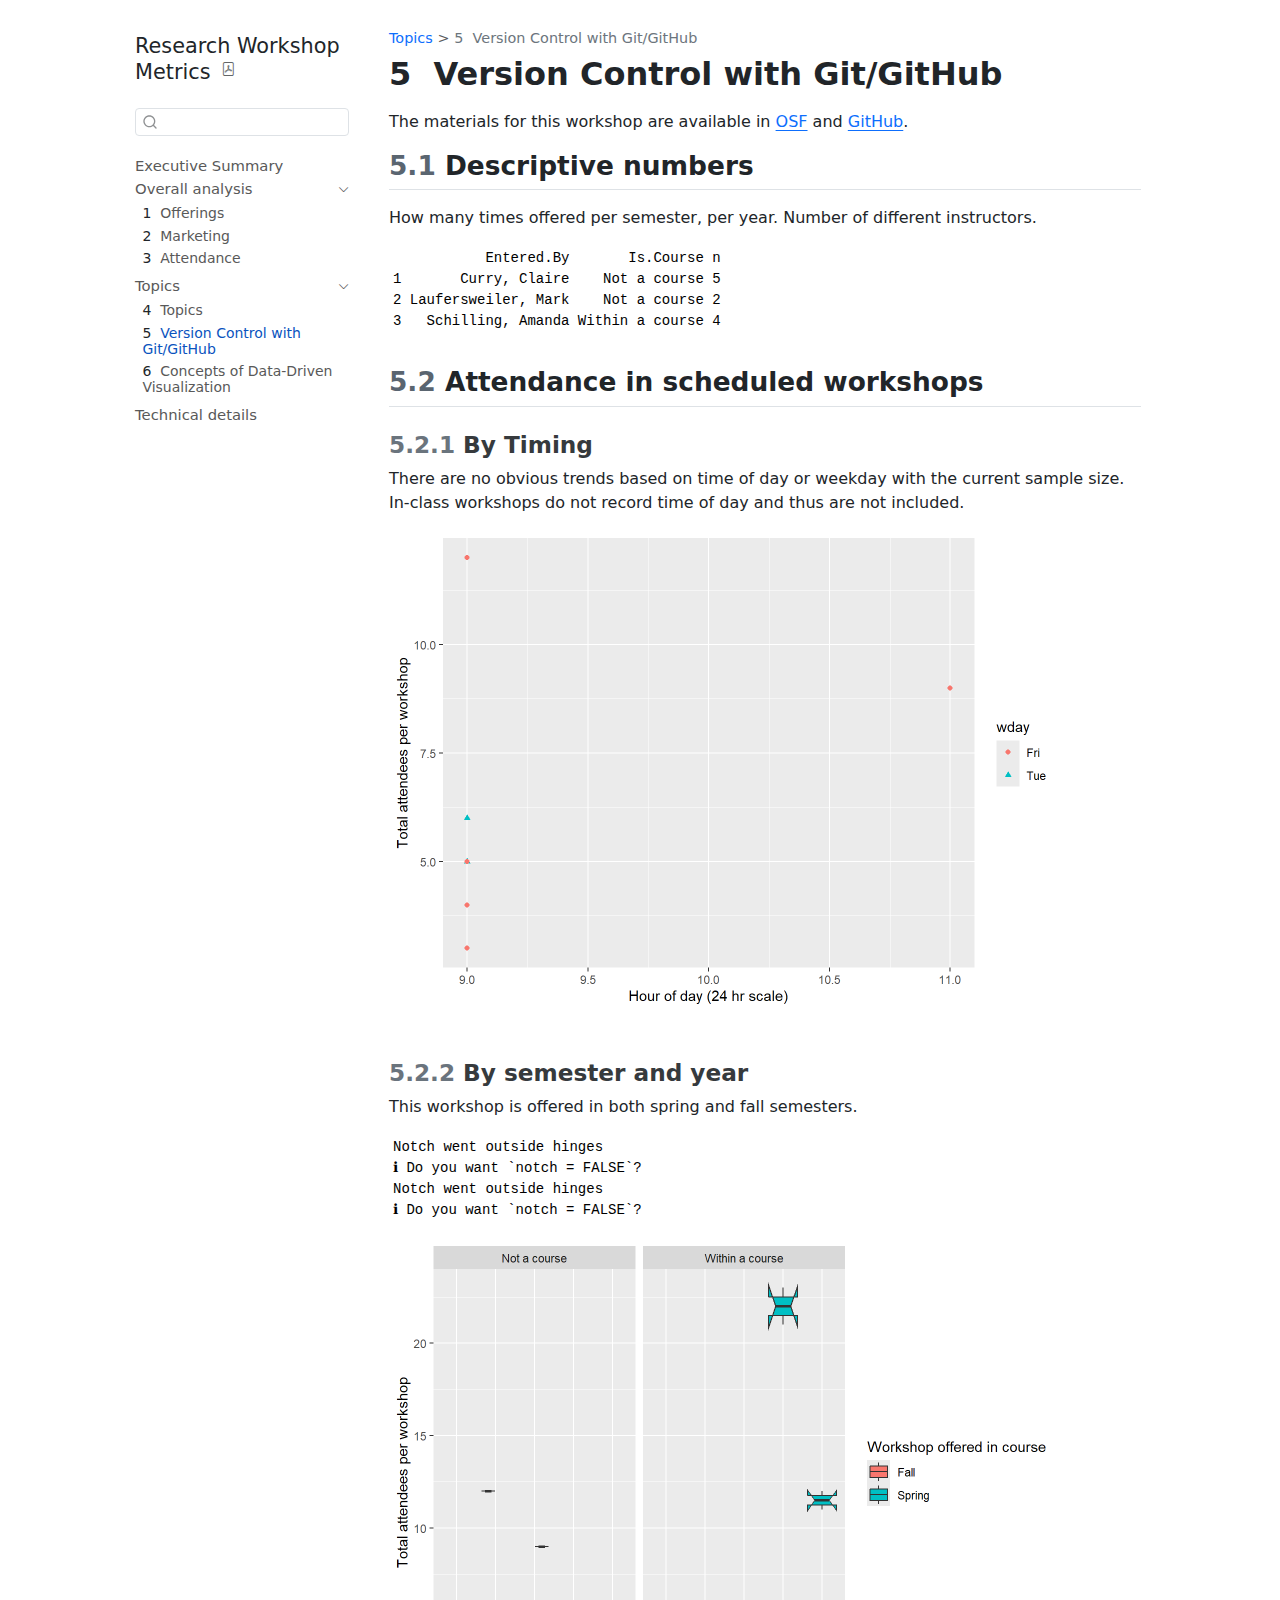
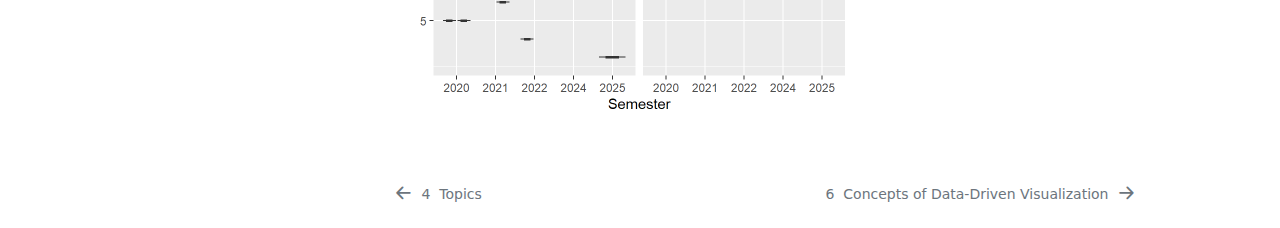
<file: GIT.html>
<!DOCTYPE html>
<html xmlns="http://www.w3.org/1999/xhtml" lang="en" xml:lang="en"><head>

<meta charset="utf-8">
<meta name="generator" content="quarto-1.5.57">

<meta name="viewport" content="width=device-width, initial-scale=1.0, user-scalable=yes">


<title>5&nbsp; Version Control with Git/GitHub – Research Workshop Metrics</title>
<style>
code{white-space: pre-wrap;}
span.smallcaps{font-variant: small-caps;}
div.columns{display: flex; gap: min(4vw, 1.5em);}
div.column{flex: auto; overflow-x: auto;}
div.hanging-indent{margin-left: 1.5em; text-indent: -1.5em;}
ul.task-list{list-style: none;}
ul.task-list li input[type="checkbox"] {
  width: 0.8em;
  margin: 0 0.8em 0.2em -1em; /* quarto-specific, see https://github.com/quarto-dev/quarto-cli/issues/4556 */ 
  vertical-align: middle;
}
</style>


<script src="site_libs/quarto-nav/quarto-nav.js"></script>
<script src="site_libs/quarto-nav/headroom.min.js"></script>
<script src="site_libs/clipboard/clipboard.min.js"></script>
<script src="site_libs/quarto-search/autocomplete.umd.js"></script>
<script src="site_libs/quarto-search/fuse.min.js"></script>
<script src="site_libs/quarto-search/quarto-search.js"></script>
<meta name="quarto:offset" content="./">
<link href="./VIZ101.html" rel="next">
<link href="./topics.html" rel="prev">
<script src="site_libs/quarto-html/quarto.js"></script>
<script src="site_libs/quarto-html/popper.min.js"></script>
<script src="site_libs/quarto-html/tippy.umd.min.js"></script>
<script src="site_libs/quarto-html/anchor.min.js"></script>
<link href="site_libs/quarto-html/tippy.css" rel="stylesheet">
<link href="site_libs/quarto-html/quarto-syntax-highlighting.css" rel="stylesheet" id="quarto-text-highlighting-styles">
<script src="site_libs/bootstrap/bootstrap.min.js"></script>
<link href="site_libs/bootstrap/bootstrap-icons.css" rel="stylesheet">
<link href="site_libs/bootstrap/bootstrap.min.css" rel="stylesheet" id="quarto-bootstrap" data-mode="light">
<script id="quarto-search-options" type="application/json">{
  "location": "sidebar",
  "copy-button": false,
  "collapse-after": 3,
  "panel-placement": "start",
  "type": "textbox",
  "limit": 50,
  "keyboard-shortcut": [
    "f",
    "/",
    "s"
  ],
  "show-item-context": false,
  "language": {
    "search-no-results-text": "No results",
    "search-matching-documents-text": "matching documents",
    "search-copy-link-title": "Copy link to search",
    "search-hide-matches-text": "Hide additional matches",
    "search-more-match-text": "more match in this document",
    "search-more-matches-text": "more matches in this document",
    "search-clear-button-title": "Clear",
    "search-text-placeholder": "",
    "search-detached-cancel-button-title": "Cancel",
    "search-submit-button-title": "Submit",
    "search-label": "Search"
  }
}</script>
<script async="" src="https://hypothes.is/embed.js"></script>
<script>
  window.document.addEventListener("DOMContentLoaded", function (_event) {
    document.body.classList.add('hypothesis-enabled');
  });
</script>


</head>

<body class="nav-sidebar floating fullcontent">

<div id="quarto-search-results"></div>
  <header id="quarto-header" class="headroom fixed-top">
  <nav class="quarto-secondary-nav">
    <div class="container-fluid d-flex">
      <button type="button" class="quarto-btn-toggle btn" data-bs-toggle="collapse" role="button" data-bs-target=".quarto-sidebar-collapse-item" aria-controls="quarto-sidebar" aria-expanded="false" aria-label="Toggle sidebar navigation" onclick="if (window.quartoToggleHeadroom) { window.quartoToggleHeadroom(); }">
        <i class="bi bi-layout-text-sidebar-reverse"></i>
      </button>
        <nav class="quarto-page-breadcrumbs" aria-label="breadcrumb"><ol class="breadcrumb"><li class="breadcrumb-item"><a href="./topic_details.html">Topics</a></li><li class="breadcrumb-item"><a href="./GIT.html"><span class="chapter-number">5</span>&nbsp; <span class="chapter-title">Version Control with Git/GitHub</span></a></li></ol></nav>
        <a class="flex-grow-1" role="navigation" data-bs-toggle="collapse" data-bs-target=".quarto-sidebar-collapse-item" aria-controls="quarto-sidebar" aria-expanded="false" aria-label="Toggle sidebar navigation" onclick="if (window.quartoToggleHeadroom) { window.quartoToggleHeadroom(); }">      
        </a>
      <button type="button" class="btn quarto-search-button" aria-label="Search" onclick="window.quartoOpenSearch();">
        <i class="bi bi-search"></i>
      </button>
    </div>
  </nav>
</header>
<!-- content -->
<div id="quarto-content" class="quarto-container page-columns page-rows-contents page-layout-article">
<!-- sidebar -->
  <nav id="quarto-sidebar" class="sidebar collapse collapse-horizontal quarto-sidebar-collapse-item sidebar-navigation floating overflow-auto">
    <div class="pt-lg-2 mt-2 text-left sidebar-header">
    <div class="sidebar-title mb-0 py-0">
      <a href="./">Research Workshop Metrics</a> 
        <div class="sidebar-tools-main">
    <a href="./Research-Workshop-Metrics.pdf" title="Download PDF" class="quarto-navigation-tool px-1" aria-label="Download PDF"><i class="bi bi-file-pdf"></i></a>
</div>
    </div>
      </div>
        <div class="mt-2 flex-shrink-0 align-items-center">
        <div class="sidebar-search">
        <div id="quarto-search" class="" title="Search"></div>
        </div>
        </div>
    <div class="sidebar-menu-container"> 
    <ul class="list-unstyled mt-1">
        <li class="sidebar-item">
  <div class="sidebar-item-container"> 
  <a href="./index.html" class="sidebar-item-text sidebar-link">
 <span class="menu-text">Executive Summary</span></a>
  </div>
</li>
        <li class="sidebar-item sidebar-item-section">
      <div class="sidebar-item-container"> 
            <a href="./overall_analysis.html" class="sidebar-item-text sidebar-link">
 <span class="menu-text">Overall analysis</span></a>
          <a class="sidebar-item-toggle text-start" data-bs-toggle="collapse" data-bs-target="#quarto-sidebar-section-1" role="navigation" aria-expanded="true" aria-label="Toggle section">
            <i class="bi bi-chevron-right ms-2"></i>
          </a> 
      </div>
      <ul id="quarto-sidebar-section-1" class="collapse list-unstyled sidebar-section depth1 show">  
          <li class="sidebar-item">
  <div class="sidebar-item-container"> 
  <a href="./descriptive_numbers.html" class="sidebar-item-text sidebar-link">
 <span class="menu-text"><span class="chapter-number">1</span>&nbsp; <span class="chapter-title">Offerings</span></span></a>
  </div>
</li>
          <li class="sidebar-item">
  <div class="sidebar-item-container"> 
  <a href="./marketing.html" class="sidebar-item-text sidebar-link">
 <span class="menu-text"><span class="chapter-number">2</span>&nbsp; <span class="chapter-title">Marketing</span></span></a>
  </div>
</li>
          <li class="sidebar-item">
  <div class="sidebar-item-container"> 
  <a href="./attendance.html" class="sidebar-item-text sidebar-link">
 <span class="menu-text"><span class="chapter-number">3</span>&nbsp; <span class="chapter-title">Attendance</span></span></a>
  </div>
</li>
      </ul>
  </li>
        <li class="sidebar-item sidebar-item-section">
      <div class="sidebar-item-container"> 
            <a href="./topic_details.html" class="sidebar-item-text sidebar-link">
 <span class="menu-text">Topics</span></a>
          <a class="sidebar-item-toggle text-start" data-bs-toggle="collapse" data-bs-target="#quarto-sidebar-section-2" role="navigation" aria-expanded="true" aria-label="Toggle section">
            <i class="bi bi-chevron-right ms-2"></i>
          </a> 
      </div>
      <ul id="quarto-sidebar-section-2" class="collapse list-unstyled sidebar-section depth1 show">  
          <li class="sidebar-item">
  <div class="sidebar-item-container"> 
  <a href="./topics.html" class="sidebar-item-text sidebar-link">
 <span class="menu-text"><span class="chapter-number">4</span>&nbsp; <span class="chapter-title">Topics</span></span></a>
  </div>
</li>
          <li class="sidebar-item">
  <div class="sidebar-item-container"> 
  <a href="./GIT.html" class="sidebar-item-text sidebar-link active">
 <span class="menu-text"><span class="chapter-number">5</span>&nbsp; <span class="chapter-title">Version Control with Git/GitHub</span></span></a>
  </div>
</li>
          <li class="sidebar-item">
  <div class="sidebar-item-container"> 
  <a href="./VIZ101.html" class="sidebar-item-text sidebar-link">
 <span class="menu-text"><span class="chapter-number">6</span>&nbsp; <span class="chapter-title">Concepts of Data-Driven Visualization</span></span></a>
  </div>
</li>
      </ul>
  </li>
        <li class="sidebar-item">
  <div class="sidebar-item-container"> 
  <a href="./technical_background.html" class="sidebar-item-text sidebar-link">
 <span class="menu-text">Technical details</span></a>
  </div>
</li>
    </ul>
    </div>
</nav>
<div id="quarto-sidebar-glass" class="quarto-sidebar-collapse-item" data-bs-toggle="collapse" data-bs-target=".quarto-sidebar-collapse-item"></div>
<!-- margin-sidebar -->
    
<!-- main -->
<main class="content" id="quarto-document-content">

<header id="title-block-header" class="quarto-title-block default"><nav class="quarto-page-breadcrumbs quarto-title-breadcrumbs d-none d-lg-block" aria-label="breadcrumb"><ol class="breadcrumb"><li class="breadcrumb-item"><a href="./topic_details.html">Topics</a></li><li class="breadcrumb-item"><a href="./GIT.html"><span class="chapter-number">5</span>&nbsp; <span class="chapter-title">Version Control with Git/GitHub</span></a></li></ol></nav>
<div class="quarto-title">
<h1 class="title"><span class="chapter-number">5</span>&nbsp; <span class="chapter-title">Version Control with Git/GitHub</span></h1>
</div>



<div class="quarto-title-meta">

    
  
    
  </div>
  


</header>


<p>The materials for this workshop are available in <a href="">OSF</a> and <a href="">GitHub</a>.</p>
<section id="descriptive-numbers" class="level2" data-number="5.1">
<h2 data-number="5.1" class="anchored" data-anchor-id="descriptive-numbers"><span class="header-section-number">5.1</span> Descriptive numbers</h2>
<p>How many times offered per semester, per year. Number of different instructors.</p>
<div class="cell">
<div class="cell-output cell-output-stdout">
<pre><code>           Entered.By       Is.Course n
1       Curry, Claire    Not a course 5
2 Laufersweiler, Mark    Not a course 2
3   Schilling, Amanda Within a course 4</code></pre>
</div>
</div>
</section>
<section id="attendance-in-scheduled-workshops" class="level2" data-number="5.2">
<h2 data-number="5.2" class="anchored" data-anchor-id="attendance-in-scheduled-workshops"><span class="header-section-number">5.2</span> Attendance in scheduled workshops</h2>
<section id="by-timing" class="level3" data-number="5.2.1">
<h3 data-number="5.2.1" class="anchored" data-anchor-id="by-timing"><span class="header-section-number">5.2.1</span> By Timing</h3>
<p>There are no obvious trends based on time of day or weekday with the current sample size. In-class workshops do not record time of day and thus are not included.</p>
<div class="cell">
<div class="cell-output-display">
<div>
<figure class="figure">
<p><img src="GIT_files/figure-html/unnamed-chunk-2-1.png" class="img-fluid figure-img" width="672"></p>
</figure>
</div>
</div>
</div>
</section>
<section id="by-semester-and-year" class="level3" data-number="5.2.2">
<h3 data-number="5.2.2" class="anchored" data-anchor-id="by-semester-and-year"><span class="header-section-number">5.2.2</span> By semester and year</h3>
<p>This workshop is offered in both spring and fall semesters.</p>
<div class="cell">
<div class="cell-output cell-output-stderr">
<pre><code>Notch went outside hinges
ℹ Do you want `notch = FALSE`?
Notch went outside hinges
ℹ Do you want `notch = FALSE`?</code></pre>
</div>
<div class="cell-output-display">
<div>
<figure class="figure">
<p><img src="GIT_files/figure-html/unnamed-chunk-3-1.png" class="img-fluid figure-img" width="672"></p>
</figure>
</div>
</div>
</div>


</section>
</section>

</main> <!-- /main -->
<script id="quarto-html-after-body" type="application/javascript">
window.document.addEventListener("DOMContentLoaded", function (event) {
  const toggleBodyColorMode = (bsSheetEl) => {
    const mode = bsSheetEl.getAttribute("data-mode");
    const bodyEl = window.document.querySelector("body");
    if (mode === "dark") {
      bodyEl.classList.add("quarto-dark");
      bodyEl.classList.remove("quarto-light");
    } else {
      bodyEl.classList.add("quarto-light");
      bodyEl.classList.remove("quarto-dark");
    }
  }
  const toggleBodyColorPrimary = () => {
    const bsSheetEl = window.document.querySelector("link#quarto-bootstrap");
    if (bsSheetEl) {
      toggleBodyColorMode(bsSheetEl);
    }
  }
  toggleBodyColorPrimary();  
  const icon = "";
  const anchorJS = new window.AnchorJS();
  anchorJS.options = {
    placement: 'right',
    icon: icon
  };
  anchorJS.add('.anchored');
  const isCodeAnnotation = (el) => {
    for (const clz of el.classList) {
      if (clz.startsWith('code-annotation-')) {                     
        return true;
      }
    }
    return false;
  }
  const onCopySuccess = function(e) {
    // button target
    const button = e.trigger;
    // don't keep focus
    button.blur();
    // flash "checked"
    button.classList.add('code-copy-button-checked');
    var currentTitle = button.getAttribute("title");
    button.setAttribute("title", "Copied!");
    let tooltip;
    if (window.bootstrap) {
      button.setAttribute("data-bs-toggle", "tooltip");
      button.setAttribute("data-bs-placement", "left");
      button.setAttribute("data-bs-title", "Copied!");
      tooltip = new bootstrap.Tooltip(button, 
        { trigger: "manual", 
          customClass: "code-copy-button-tooltip",
          offset: [0, -8]});
      tooltip.show();    
    }
    setTimeout(function() {
      if (tooltip) {
        tooltip.hide();
        button.removeAttribute("data-bs-title");
        button.removeAttribute("data-bs-toggle");
        button.removeAttribute("data-bs-placement");
      }
      button.setAttribute("title", currentTitle);
      button.classList.remove('code-copy-button-checked');
    }, 1000);
    // clear code selection
    e.clearSelection();
  }
  const getTextToCopy = function(trigger) {
      const codeEl = trigger.previousElementSibling.cloneNode(true);
      for (const childEl of codeEl.children) {
        if (isCodeAnnotation(childEl)) {
          childEl.remove();
        }
      }
      return codeEl.innerText;
  }
  const clipboard = new window.ClipboardJS('.code-copy-button:not([data-in-quarto-modal])', {
    text: getTextToCopy
  });
  clipboard.on('success', onCopySuccess);
  if (window.document.getElementById('quarto-embedded-source-code-modal')) {
    // For code content inside modals, clipBoardJS needs to be initialized with a container option
    // TODO: Check when it could be a function (https://github.com/zenorocha/clipboard.js/issues/860)
    const clipboardModal = new window.ClipboardJS('.code-copy-button[data-in-quarto-modal]', {
      text: getTextToCopy,
      container: window.document.getElementById('quarto-embedded-source-code-modal')
    });
    clipboardModal.on('success', onCopySuccess);
  }
    var localhostRegex = new RegExp(/^(?:http|https):\/\/localhost\:?[0-9]*\//);
    var mailtoRegex = new RegExp(/^mailto:/);
      var filterRegex = new RegExp('/' + window.location.host + '/');
    var isInternal = (href) => {
        return filterRegex.test(href) || localhostRegex.test(href) || mailtoRegex.test(href);
    }
    // Inspect non-navigation links and adorn them if external
 	var links = window.document.querySelectorAll('a[href]:not(.nav-link):not(.navbar-brand):not(.toc-action):not(.sidebar-link):not(.sidebar-item-toggle):not(.pagination-link):not(.no-external):not([aria-hidden]):not(.dropdown-item):not(.quarto-navigation-tool):not(.about-link)');
    for (var i=0; i<links.length; i++) {
      const link = links[i];
      if (!isInternal(link.href)) {
        // undo the damage that might have been done by quarto-nav.js in the case of
        // links that we want to consider external
        if (link.dataset.originalHref !== undefined) {
          link.href = link.dataset.originalHref;
        }
      }
    }
  function tippyHover(el, contentFn, onTriggerFn, onUntriggerFn) {
    const config = {
      allowHTML: true,
      maxWidth: 500,
      delay: 100,
      arrow: false,
      appendTo: function(el) {
          return el.parentElement;
      },
      interactive: true,
      interactiveBorder: 10,
      theme: 'quarto',
      placement: 'bottom-start',
    };
    if (contentFn) {
      config.content = contentFn;
    }
    if (onTriggerFn) {
      config.onTrigger = onTriggerFn;
    }
    if (onUntriggerFn) {
      config.onUntrigger = onUntriggerFn;
    }
    window.tippy(el, config); 
  }
  const noterefs = window.document.querySelectorAll('a[role="doc-noteref"]');
  for (var i=0; i<noterefs.length; i++) {
    const ref = noterefs[i];
    tippyHover(ref, function() {
      // use id or data attribute instead here
      let href = ref.getAttribute('data-footnote-href') || ref.getAttribute('href');
      try { href = new URL(href).hash; } catch {}
      const id = href.replace(/^#\/?/, "");
      const note = window.document.getElementById(id);
      if (note) {
        return note.innerHTML;
      } else {
        return "";
      }
    });
  }
  const xrefs = window.document.querySelectorAll('a.quarto-xref');
  const processXRef = (id, note) => {
    // Strip column container classes
    const stripColumnClz = (el) => {
      el.classList.remove("page-full", "page-columns");
      if (el.children) {
        for (const child of el.children) {
          stripColumnClz(child);
        }
      }
    }
    stripColumnClz(note)
    if (id === null || id.startsWith('sec-')) {
      // Special case sections, only their first couple elements
      const container = document.createElement("div");
      if (note.children && note.children.length > 2) {
        container.appendChild(note.children[0].cloneNode(true));
        for (let i = 1; i < note.children.length; i++) {
          const child = note.children[i];
          if (child.tagName === "P" && child.innerText === "") {
            continue;
          } else {
            container.appendChild(child.cloneNode(true));
            break;
          }
        }
        if (window.Quarto?.typesetMath) {
          window.Quarto.typesetMath(container);
        }
        return container.innerHTML
      } else {
        if (window.Quarto?.typesetMath) {
          window.Quarto.typesetMath(note);
        }
        return note.innerHTML;
      }
    } else {
      // Remove any anchor links if they are present
      const anchorLink = note.querySelector('a.anchorjs-link');
      if (anchorLink) {
        anchorLink.remove();
      }
      if (window.Quarto?.typesetMath) {
        window.Quarto.typesetMath(note);
      }
      // TODO in 1.5, we should make sure this works without a callout special case
      if (note.classList.contains("callout")) {
        return note.outerHTML;
      } else {
        return note.innerHTML;
      }
    }
  }
  for (var i=0; i<xrefs.length; i++) {
    const xref = xrefs[i];
    tippyHover(xref, undefined, function(instance) {
      instance.disable();
      let url = xref.getAttribute('href');
      let hash = undefined; 
      if (url.startsWith('#')) {
        hash = url;
      } else {
        try { hash = new URL(url).hash; } catch {}
      }
      if (hash) {
        const id = hash.replace(/^#\/?/, "");
        const note = window.document.getElementById(id);
        if (note !== null) {
          try {
            const html = processXRef(id, note.cloneNode(true));
            instance.setContent(html);
          } finally {
            instance.enable();
            instance.show();
          }
        } else {
          // See if we can fetch this
          fetch(url.split('#')[0])
          .then(res => res.text())
          .then(html => {
            const parser = new DOMParser();
            const htmlDoc = parser.parseFromString(html, "text/html");
            const note = htmlDoc.getElementById(id);
            if (note !== null) {
              const html = processXRef(id, note);
              instance.setContent(html);
            } 
          }).finally(() => {
            instance.enable();
            instance.show();
          });
        }
      } else {
        // See if we can fetch a full url (with no hash to target)
        // This is a special case and we should probably do some content thinning / targeting
        fetch(url)
        .then(res => res.text())
        .then(html => {
          const parser = new DOMParser();
          const htmlDoc = parser.parseFromString(html, "text/html");
          const note = htmlDoc.querySelector('main.content');
          if (note !== null) {
            // This should only happen for chapter cross references
            // (since there is no id in the URL)
            // remove the first header
            if (note.children.length > 0 && note.children[0].tagName === "HEADER") {
              note.children[0].remove();
            }
            const html = processXRef(null, note);
            instance.setContent(html);
          } 
        }).finally(() => {
          instance.enable();
          instance.show();
        });
      }
    }, function(instance) {
    });
  }
      let selectedAnnoteEl;
      const selectorForAnnotation = ( cell, annotation) => {
        let cellAttr = 'data-code-cell="' + cell + '"';
        let lineAttr = 'data-code-annotation="' +  annotation + '"';
        const selector = 'span[' + cellAttr + '][' + lineAttr + ']';
        return selector;
      }
      const selectCodeLines = (annoteEl) => {
        const doc = window.document;
        const targetCell = annoteEl.getAttribute("data-target-cell");
        const targetAnnotation = annoteEl.getAttribute("data-target-annotation");
        const annoteSpan = window.document.querySelector(selectorForAnnotation(targetCell, targetAnnotation));
        const lines = annoteSpan.getAttribute("data-code-lines").split(",");
        const lineIds = lines.map((line) => {
          return targetCell + "-" + line;
        })
        let top = null;
        let height = null;
        let parent = null;
        if (lineIds.length > 0) {
            //compute the position of the single el (top and bottom and make a div)
            const el = window.document.getElementById(lineIds[0]);
            top = el.offsetTop;
            height = el.offsetHeight;
            parent = el.parentElement.parentElement;
          if (lineIds.length > 1) {
            const lastEl = window.document.getElementById(lineIds[lineIds.length - 1]);
            const bottom = lastEl.offsetTop + lastEl.offsetHeight;
            height = bottom - top;
          }
          if (top !== null && height !== null && parent !== null) {
            // cook up a div (if necessary) and position it 
            let div = window.document.getElementById("code-annotation-line-highlight");
            if (div === null) {
              div = window.document.createElement("div");
              div.setAttribute("id", "code-annotation-line-highlight");
              div.style.position = 'absolute';
              parent.appendChild(div);
            }
            div.style.top = top - 2 + "px";
            div.style.height = height + 4 + "px";
            div.style.left = 0;
            let gutterDiv = window.document.getElementById("code-annotation-line-highlight-gutter");
            if (gutterDiv === null) {
              gutterDiv = window.document.createElement("div");
              gutterDiv.setAttribute("id", "code-annotation-line-highlight-gutter");
              gutterDiv.style.position = 'absolute';
              const codeCell = window.document.getElementById(targetCell);
              const gutter = codeCell.querySelector('.code-annotation-gutter');
              gutter.appendChild(gutterDiv);
            }
            gutterDiv.style.top = top - 2 + "px";
            gutterDiv.style.height = height + 4 + "px";
          }
          selectedAnnoteEl = annoteEl;
        }
      };
      const unselectCodeLines = () => {
        const elementsIds = ["code-annotation-line-highlight", "code-annotation-line-highlight-gutter"];
        elementsIds.forEach((elId) => {
          const div = window.document.getElementById(elId);
          if (div) {
            div.remove();
          }
        });
        selectedAnnoteEl = undefined;
      };
        // Handle positioning of the toggle
    window.addEventListener(
      "resize",
      throttle(() => {
        elRect = undefined;
        if (selectedAnnoteEl) {
          selectCodeLines(selectedAnnoteEl);
        }
      }, 10)
    );
    function throttle(fn, ms) {
    let throttle = false;
    let timer;
      return (...args) => {
        if(!throttle) { // first call gets through
            fn.apply(this, args);
            throttle = true;
        } else { // all the others get throttled
            if(timer) clearTimeout(timer); // cancel #2
            timer = setTimeout(() => {
              fn.apply(this, args);
              timer = throttle = false;
            }, ms);
        }
      };
    }
      // Attach click handler to the DT
      const annoteDls = window.document.querySelectorAll('dt[data-target-cell]');
      for (const annoteDlNode of annoteDls) {
        annoteDlNode.addEventListener('click', (event) => {
          const clickedEl = event.target;
          if (clickedEl !== selectedAnnoteEl) {
            unselectCodeLines();
            const activeEl = window.document.querySelector('dt[data-target-cell].code-annotation-active');
            if (activeEl) {
              activeEl.classList.remove('code-annotation-active');
            }
            selectCodeLines(clickedEl);
            clickedEl.classList.add('code-annotation-active');
          } else {
            // Unselect the line
            unselectCodeLines();
            clickedEl.classList.remove('code-annotation-active');
          }
        });
      }
  const findCites = (el) => {
    const parentEl = el.parentElement;
    if (parentEl) {
      const cites = parentEl.dataset.cites;
      if (cites) {
        return {
          el,
          cites: cites.split(' ')
        };
      } else {
        return findCites(el.parentElement)
      }
    } else {
      return undefined;
    }
  };
  var bibliorefs = window.document.querySelectorAll('a[role="doc-biblioref"]');
  for (var i=0; i<bibliorefs.length; i++) {
    const ref = bibliorefs[i];
    const citeInfo = findCites(ref);
    if (citeInfo) {
      tippyHover(citeInfo.el, function() {
        var popup = window.document.createElement('div');
        citeInfo.cites.forEach(function(cite) {
          var citeDiv = window.document.createElement('div');
          citeDiv.classList.add('hanging-indent');
          citeDiv.classList.add('csl-entry');
          var biblioDiv = window.document.getElementById('ref-' + cite);
          if (biblioDiv) {
            citeDiv.innerHTML = biblioDiv.innerHTML;
          }
          popup.appendChild(citeDiv);
        });
        return popup.innerHTML;
      });
    }
  }
});
</script>
<nav class="page-navigation">
  <div class="nav-page nav-page-previous">
      <a href="./topics.html" class="pagination-link" aria-label="Topics">
        <i class="bi bi-arrow-left-short"></i> <span class="nav-page-text"><span class="chapter-number">4</span>&nbsp; <span class="chapter-title">Topics</span></span>
      </a>          
  </div>
  <div class="nav-page nav-page-next">
      <a href="./VIZ101.html" class="pagination-link" aria-label="Concepts of Data-Driven Visualization">
        <span class="nav-page-text"><span class="chapter-number">6</span>&nbsp; <span class="chapter-title">Concepts of Data-Driven Visualization</span></span> <i class="bi bi-arrow-right-short"></i>
      </a>
  </div>
</nav>
</div> <!-- /content -->




</body></html>
</file>
<file: site_libs/quarto-html/tippy.css>
.tippy-box[data-animation=fade][data-state=hidden]{opacity:0}[data-tippy-root]{max-width:calc(100vw - 10px)}.tippy-box{position:relative;background-color:#333;color:#fff;border-radius:4px;font-size:14px;line-height:1.4;white-space:normal;outline:0;transition-property:transform,visibility,opacity}.tippy-box[data-placement^=top]>.tippy-arrow{bottom:0}.tippy-box[data-placement^=top]>.tippy-arrow:before{bottom:-7px;left:0;border-width:8px 8px 0;border-top-color:initial;transform-origin:center top}.tippy-box[data-placement^=bottom]>.tippy-arrow{top:0}.tippy-box[data-placement^=bottom]>.tippy-arrow:before{top:-7px;left:0;border-width:0 8px 8px;border-bottom-color:initial;transform-origin:center bottom}.tippy-box[data-placement^=left]>.tippy-arrow{right:0}.tippy-box[data-placement^=left]>.tippy-arrow:before{border-width:8px 0 8px 8px;border-left-color:initial;right:-7px;transform-origin:center left}.tippy-box[data-placement^=right]>.tippy-arrow{left:0}.tippy-box[data-placement^=right]>.tippy-arrow:before{left:-7px;border-width:8px 8px 8px 0;border-right-color:initial;transform-origin:center right}.tippy-box[data-inertia][data-state=visible]{transition-timing-function:cubic-bezier(.54,1.5,.38,1.11)}.tippy-arrow{width:16px;height:16px;color:#333}.tippy-arrow:before{content:"";position:absolute;border-color:transparent;border-style:solid}.tippy-content{position:relative;padding:5px 9px;z-index:1}
</file>
<file: site_libs/quarto-html/quarto-syntax-highlighting.css>
/* quarto syntax highlight colors */
:root {
  --quarto-hl-ot-color: #003B4F;
  --quarto-hl-at-color: #657422;
  --quarto-hl-ss-color: #20794D;
  --quarto-hl-an-color: #5E5E5E;
  --quarto-hl-fu-color: #4758AB;
  --quarto-hl-st-color: #20794D;
  --quarto-hl-cf-color: #003B4F;
  --quarto-hl-op-color: #5E5E5E;
  --quarto-hl-er-color: #AD0000;
  --quarto-hl-bn-color: #AD0000;
  --quarto-hl-al-color: #AD0000;
  --quarto-hl-va-color: #111111;
  --quarto-hl-bu-color: inherit;
  --quarto-hl-ex-color: inherit;
  --quarto-hl-pp-color: #AD0000;
  --quarto-hl-in-color: #5E5E5E;
  --quarto-hl-vs-color: #20794D;
  --quarto-hl-wa-color: #5E5E5E;
  --quarto-hl-do-color: #5E5E5E;
  --quarto-hl-im-color: #00769E;
  --quarto-hl-ch-color: #20794D;
  --quarto-hl-dt-color: #AD0000;
  --quarto-hl-fl-color: #AD0000;
  --quarto-hl-co-color: #5E5E5E;
  --quarto-hl-cv-color: #5E5E5E;
  --quarto-hl-cn-color: #8f5902;
  --quarto-hl-sc-color: #5E5E5E;
  --quarto-hl-dv-color: #AD0000;
  --quarto-hl-kw-color: #003B4F;
}

/* other quarto variables */
:root {
  --quarto-font-monospace: SFMono-Regular, Menlo, Monaco, Consolas, "Liberation Mono", "Courier New", monospace;
}

pre > code.sourceCode > span {
  color: #003B4F;
}

code span {
  color: #003B4F;
}

code.sourceCode > span {
  color: #003B4F;
}

div.sourceCode,
div.sourceCode pre.sourceCode {
  color: #003B4F;
}

code span.ot {
  color: #003B4F;
  font-style: inherit;
}

code span.at {
  color: #657422;
  font-style: inherit;
}

code span.ss {
  color: #20794D;
  font-style: inherit;
}

code span.an {
  color: #5E5E5E;
  font-style: inherit;
}

code span.fu {
  color: #4758AB;
  font-style: inherit;
}

code span.st {
  color: #20794D;
  font-style: inherit;
}

code span.cf {
  color: #003B4F;
  font-weight: bold;
  font-style: inherit;
}

code span.op {
  color: #5E5E5E;
  font-style: inherit;
}

code span.er {
  color: #AD0000;
  font-style: inherit;
}

code span.bn {
  color: #AD0000;
  font-style: inherit;
}

code span.al {
  color: #AD0000;
  font-style: inherit;
}

code span.va {
  color: #111111;
  font-style: inherit;
}

code span.bu {
  font-style: inherit;
}

code span.ex {
  font-style: inherit;
}

code span.pp {
  color: #AD0000;
  font-style: inherit;
}

code span.in {
  color: #5E5E5E;
  font-style: inherit;
}

code span.vs {
  color: #20794D;
  font-style: inherit;
}

code span.wa {
  color: #5E5E5E;
  font-style: italic;
}

code span.do {
  color: #5E5E5E;
  font-style: italic;
}

code span.im {
  color: #00769E;
  font-style: inherit;
}

code span.ch {
  color: #20794D;
  font-style: inherit;
}

code span.dt {
  color: #AD0000;
  font-style: inherit;
}

code span.fl {
  color: #AD0000;
  font-style: inherit;
}

code span.co {
  color: #5E5E5E;
  font-style: inherit;
}

code span.cv {
  color: #5E5E5E;
  font-style: italic;
}

code span.cn {
  color: #8f5902;
  font-style: inherit;
}

code span.sc {
  color: #5E5E5E;
  font-style: inherit;
}

code span.dv {
  color: #AD0000;
  font-style: inherit;
}

code span.kw {
  color: #003B4F;
  font-weight: bold;
  font-style: inherit;
}

.prevent-inlining {
  content: "</";
}

/*# sourceMappingURL=debc5d5d77c3f9108843748ff7464032.css.map */
</file>
